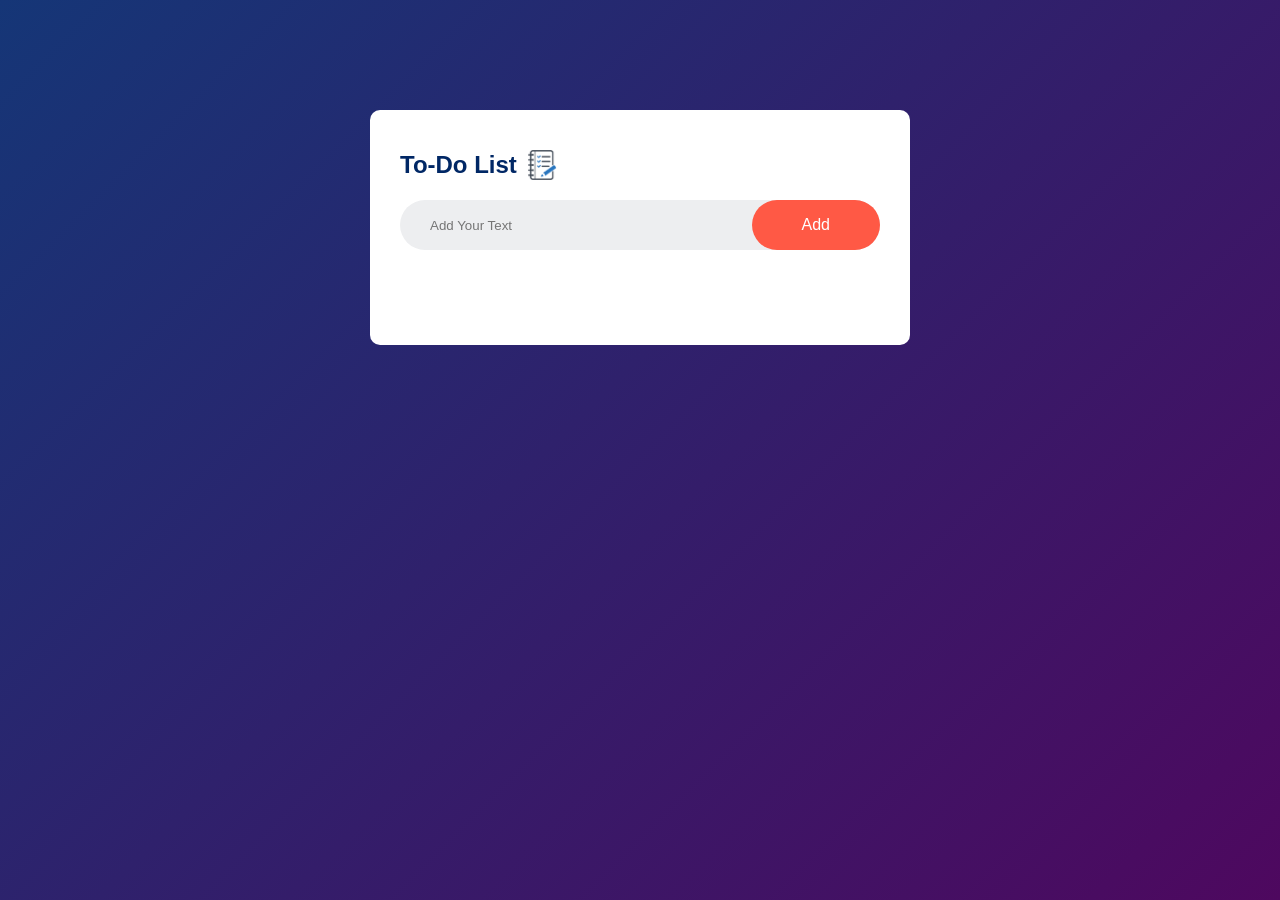
<file: javascript/javascript/30-day-challenge/index.html>
<!DOCTYPE html>
<html lang="en">
<head>
    <meta charset="UTF-8">
    <meta name="viewport" content="width=device-width, initial-scale=1.0">
    <title>To-Do List App</title>
    <link rel="stylesheet" href="styles.css">
</head>
<body>
    

    <div class="container">
        <div class="todo_app">
            <h2>To-Do List<img id="list-icon" src="images/icon.png" alt="List icon"></h2>
            <div class="row">
                <input type="text" id="input-box" placeholder="Add Your Text">
                <button onclick="addTask()">Add</button>
            </div>
            <ul id="list-container">
                <!-- <li class="checked">Task 1</li>
                <li>Task 2</li>
                <li>Task 3</li> -->
            </ul>
        </div>
    </div>
    <script src="app.js"></script>
</body>
</html>
</file>
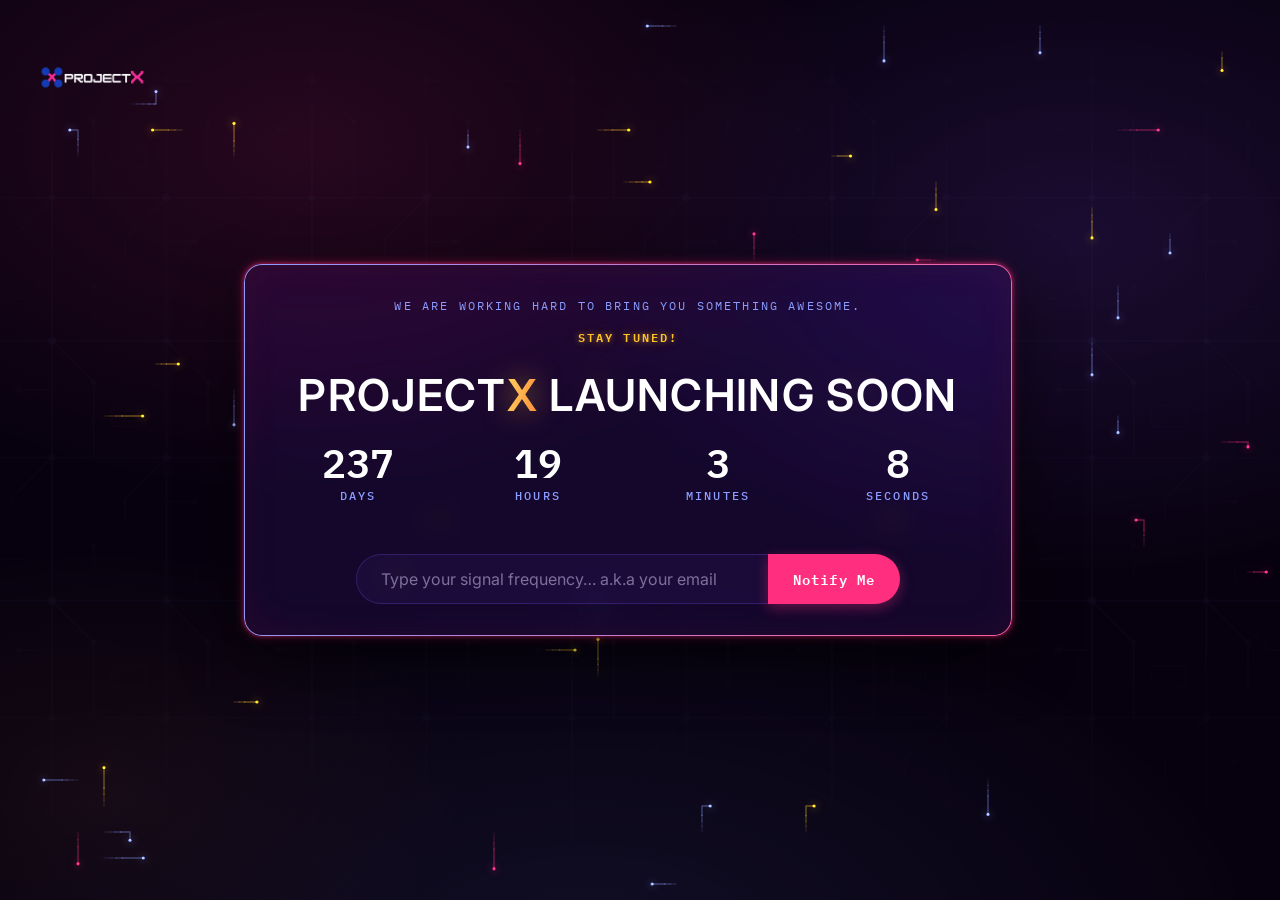
<file: javascript/javascript/30-day-challenge/02-coming-soon-page/index.html>
<!DOCTYPE html>
<html lang="en" data-bs-theme="dark">
<head>
    <meta charset="UTF-8">
    <meta name="viewport" content="width=device-width, initial-scale=1.0">
    <title>ProjectX Launching Soon</title>

    <!-- 1. Fonts -->
    <link rel="preconnect" href="https://fonts.googleapis.com">
    <link rel="preconnect" href="https://fonts.gstatic.com" crossorigin>
    <link href="https://fonts.googleapis.com/css2?family=IBM+Plex+Mono:wght@400;500;600&family=Inter:wght@400;500&display=swap" rel="stylesheet">

    <!-- 2. Bootstrap -->
    <link href="https://cdn.jsdelivr.net/npm/bootstrap@5.3.8/dist/css/bootstrap.min.css" rel="stylesheet">

    <!-- 3. Your layers, in cascade order -->
    <link rel="stylesheet" href="css/tokens.css">
    <link rel="stylesheet" href="css/base.css">
    <link rel="stylesheet" href="css/layout.css">
    <link rel="stylesheet" href="css/components.css">
    <link rel="stylesheet" href="css/effects.css">
</head>
<body>

    <div class="page-wrapper">

        <!-- Layer 3 of the background stack. Sits before .container in the
             DOM so source order backs up the z-index rather than fighting it.
             Painted by js/signals.js. -->
        <canvas class="signal-layer" aria-hidden="true"></canvas>

        <!-- MOVED OUT OF THE CONTAINER.
             The header used to be a flex item, so it consumed height at the
             top and pushed the centred panel down by half its height. Taking
             it out of flow with position:absolute means the panel now centres
             against the FULL viewport. See .site-header in layout.css. -->
        <header class="site-header">
            <a href="#" class="logo-link">
                <img src="images/logo.png" alt="ProjectX Logo" class="logo">
            </a>
        </header>

        <!-- align-items-center on a min-vh-100 flex box = true vertical
             centring. No more flex-grow-1 / pb-5 compensation needed. -->
        <div class="container d-flex align-items-center min-vh-100 py-5">

            <main class="row w-100 justify-content-center">
                <div class="col-12 col-lg-10 col-xl-9 mx-auto">

                    <div class="glass-panel">
                        <p class="text-uppercase mb-4 subheader">
                            We are working hard to bring you something awesome.
                            <span class="subheader__cta">Stay tuned!</span>
                        </p>

                        <h1 class="mb-4">Project<span>X</span> Launching Soon</h1>

                        <div class="row row-cols-2 row-cols-sm-4 g-3 countdown">
                            <div class="col">
                                <p id="days" class="countdown__digit">00</p>
                                <span class="countdown__label">Days</span>
                            </div>
                            <div class="col">
                                <p id="hours" class="countdown__digit">00</p>
                                <span class="countdown__label">Hours</span>
                            </div>
                            <div class="col">
                                <p id="minutes" class="countdown__digit">00</p>
                                <span class="countdown__label">Minutes</span>
                            </div>
                            <div class="col">
                                <p id="seconds" class="countdown__digit">00</p>
                                <span class="countdown__label">Seconds</span>
                            </div>
                        </div>

                        <!-- novalidate SUPPRESSES THE BROWSER'S BUBBLE UI ONLY.
                             The constraint API is untouched: required and
                             type="email" still populate input.validity, and
                             form.checkValidity() still works. We read those in
                             signup.js and render our own dialog instead.
                             This is the correct way to customise validation -
                             removing `required` would throw away the semantics
                             along with the UI. -->
                        <!-- data-endpoint is where the address actually goes.
                             LEAVE IT EMPTY and signup.js runs in demo mode:
                             it fakes a successful round trip so you can build
                             and test the whole flow before choosing a service.
                             Paste a Formspree / MailerLite / Apps Script URL in
                             and the same code posts to it for real. Keeping the
                             endpoint in the MARKUP rather than the script means
                             switching providers never touches your JS. -->
                        <form class="signup mt-5" novalidate data-endpoint="">

                            <label for="signup-email" class="visually-hidden">Email address</label>

                            <div class="input-group">
                                <input
                                    type="email"
                                    id="signup-email"
                                    name="email"
                                    class="form-control"
                                    placeholder="Type your signal frequency… a.k.a your email"
                                    autocomplete="email"
                                    required
                                >
                                <button type="submit" class="btn btn-neon">Notify Me</button>
                            </div>

                            <!-- HONEYPOT.
                                 Bots fill in every field they find; humans never
                                 see this one. If it arrives non-empty, the
                                 submission is a bot and we drop it silently -
                                 silently, because telling a bot it was caught
                                 just teaches whoever wrote it to adapt.

                                 Note it is hidden with CSS, NOT type="hidden" -
                                 bots skip hidden inputs, which would defeat the
                                 whole trap. tabindex="-1" and autocomplete="off"
                                 keep it away from real keyboard users and their
                                 password managers. -->
                            <div class="signup__trap" aria-hidden="true">
                                <label for="signup-website">Leave this field empty</label>
                                <input type="text" id="signup-website" name="website"
                                       tabindex="-1" autocomplete="off">
                            </div>

                            <!-- TRANSMISSION INDICATOR
                                 Hidden until submit. Built from the same visual
                                 language as the background - nodes on a trace,
                                 with a pulse running between them - so the wait
                                 feels like part of the page rather than a
                                 generic spinner bolted on.
                                 aria-live="polite" makes the status line
                                 announce itself to screen readers as it changes. -->
                            <div class="transmit" data-transmit hidden>
                                <div class="transmit__track">
                                    <span class="transmit__node"></span>
                                    <span class="transmit__node"></span>
                                    <span class="transmit__node"></span>
                                    <span class="transmit__node"></span>
                                    <span class="transmit__node"></span>
                                    <span class="transmit__pulse"></span>
                                </div>
                                <p class="transmit__status" data-transmit-status
                                   role="status" aria-live="polite"></p>
                            </div>
                        </form>
                    </div>

                </div>
            </main>

        </div>


    </div>


    <!-- ======================================================================
         SUCCESS DIALOG
         ====================================================================== -->
    <dialog id="signup-success" class="dialog-neon" aria-labelledby="signup-success-title">
        <p class="dialog-neon__eyebrow">// transmission received</p>

        <h2 id="signup-success-title" class="dialog-neon__title">You&rsquo;re on the list</h2>

        <p class="dialog-neon__body">
            We&rsquo;ll ping <span class="dialog-neon__email"></span>
            the moment ProjectX goes live.
        </p>

        <button type="button" class="btn btn-neon" data-dialog-close>Got it</button>
    </dialog>


    <!-- ======================================================================
         ERROR DIALOG
         A separate element rather than one dialog with swapped content: two
         states that look different and say different things are easier to
         style, read and debug as two elements.
         ====================================================================== -->
    <dialog id="signup-error" class="dialog-neon dialog-neon--error" aria-labelledby="signup-error-title">
        <p class="dialog-neon__eyebrow">// signal not recognised</p>

        <h2 id="signup-error-title" class="dialog-neon__title">That frequency won&rsquo;t transmit</h2>

        <!-- Filled by signup.js with a message specific to WHAT went wrong -
             an empty field and a malformed address are different problems and
             deserve different sentences. -->
        <p class="dialog-neon__body" data-error-message></p>

        <button type="button" class="btn btn-neon" data-dialog-close>Try again</button>
    </dialog>


    <script src="js/countdown.js" defer></script>
    <script src="js/signals.js" defer></script>
    <script src="js/signup.js" defer></script>
</body>
</html>
</file>
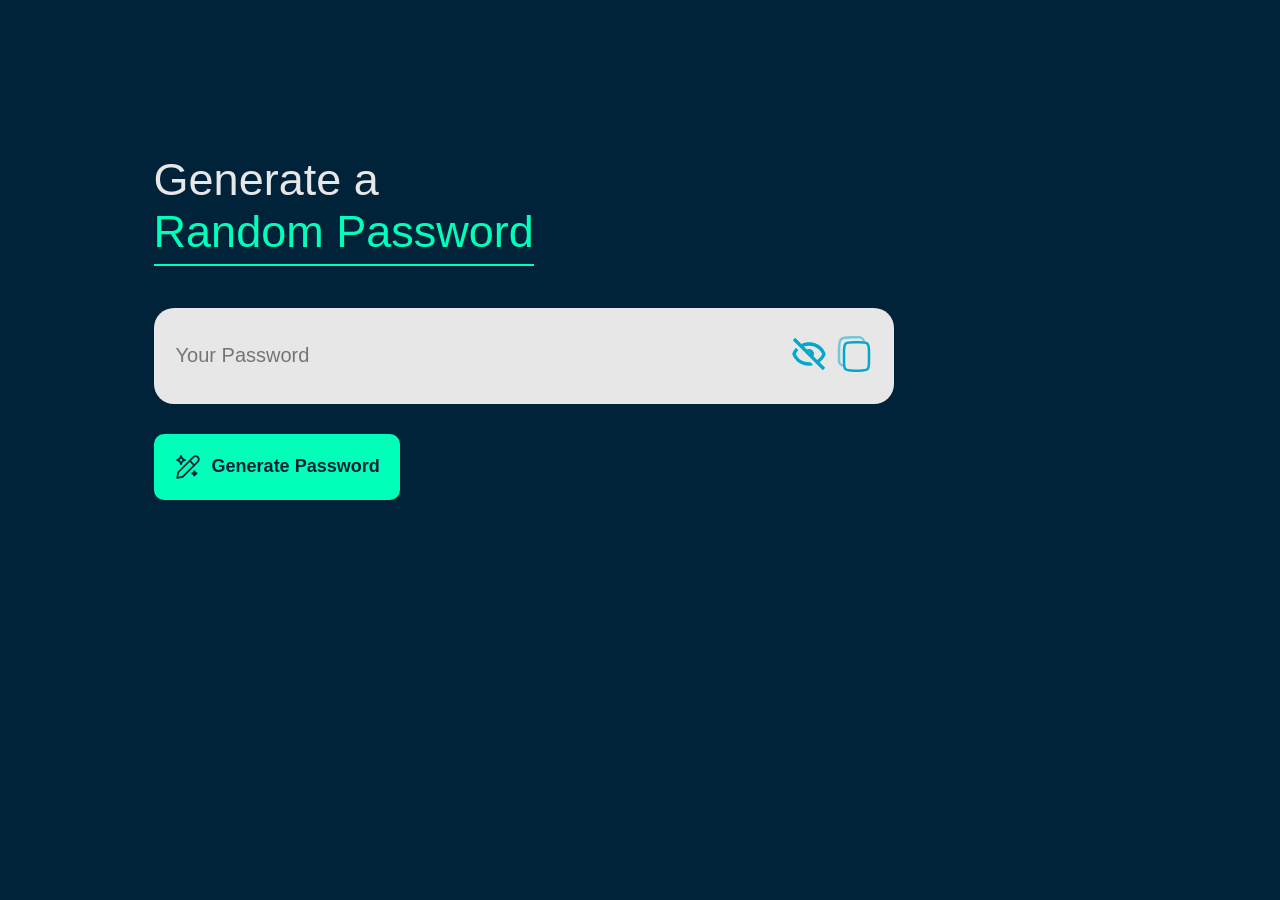
<file: javascript/javascript/30-day-challenge/Random_password_generator/index.html>
<!DOCTYPE html>
<html lang="en">
<head>
    <meta charset="UTF-8">
    <meta name="viewport" content="width=device-width, initial-scale=1.0">
    <title>Random Password Generator</title>
    <link rel="stylesheet" href="styles.css">
</head>
<body>

    <div class="container">
        <h1>Generate a <br><span>Random Password</span></h1>
        <div class="display">
            <input type="text" id="password" placeholder="Your Password">
            <div class="icons">
            <svg xmlns="http://www.w3.org/2000/svg" width="2.5em" height="2.5em" viewBox="0 0 24 24">
	<path d="M0 0h24v24H0z" fill="none" />
	<path fill="#00a8cc" d="M12 19c.946 0 1.81-.103 2.598-.281l-1.757-1.757c-.273.021-.55.038-.841.038c-5.351 0-7.424-3.846-7.926-5a8.6 8.6 0 0 1 1.508-2.297L4.184 8.305c-1.538 1.667-2.121 3.346-2.132 3.379a1 1 0 0 0 0 .633C2.073 12.383 4.367 19 12 19m0-14c-1.837 0-3.346.396-4.604.981L3.707 2.293L2.293 3.707l18 18l1.414-1.414l-3.319-3.319c2.614-1.951 3.547-4.615 3.561-4.657a1 1 0 0 0 0-.633C21.927 11.617 19.633 5 12 5m4.972 10.558l-2.28-2.28c.19-.39.308-.819.308-1.278c0-1.641-1.359-3-3-3c-.459 0-.888.118-1.277.309L8.915 7.501A9.3 9.3 0 0 1 12 7c5.351 0 7.424 3.846 7.926 5c-.302.692-1.166 2.342-2.954 3.558" />
</svg>

            <svg onclick="copyPassword()" xmlns="http://www.w3.org/2000/svg" width="2.5em" height="2.5em" viewBox="0 0 24 24">
	<path d="M0 0h24v24H0z" fill="none" />
	<g fill="none" stroke="#00a8cc" stroke-width="1.5">
		<path d="M6 11C6 8.17157 6 6.75736 6.87868 5.87868C7.75736 5 9.17157 5 12 5H15C17.8284 5 19.2426 5 20.1213 5.87868C21 6.75736 21 8.17157 21 11V16C21 18.8284 21 20.2426 20.1213 21.1213C19.2426 22 17.8284 22 15 22H12C9.17157 22 7.75736 22 6.87868 21.1213C6 20.2426 6 18.8284 6 16V11Z" />
		<path d="M6 19C4.34315 19 3 17.6569 3 16V10C3 6.22876 3 4.34315 4.17157 3.17157C5.34315 2 7.22876 2 11 2H15C16.6569 2 18 3.34315 18 5" opacity=".5" />
	</g>
</svg>
</div>

        </div>
        <button onclick="createPassword()"><svg xmlns="http://www.w3.org/2000/svg" width="2em" height="2em" viewBox="0 0 24 24">
	<path d="M0 0h24v24H0z" fill="none" />
	<path fill="#002339"  fill-rule="evenodd" d="M20.975 3.025A3.48 3.48 0 0 0 18.5 2a3.48 3.48 0 0 0-2.475 1.025l-13.17 13.17l-.845 4.93a.74.74 0 0 0 .21.655c.14.14.335.22.53.22c.04 0 .085 0 .125-.01l4.93-.845l13.17-13.17A3.48 3.48 0 0 0 22 5.5a3.48 3.48 0 0 0-1.025-2.475m-13.89 16.72l-3.415.585l.585-3.415l9.3-9.3l2.83 2.83zm10.36-10.36l-2.83-2.83l2.47-2.47c.755-.755 2.07-.755 2.83 0a2 2 0 0 1 0 2.83zM5.25 10h1.5c0-1.79 1.46-3.25 3.25-3.25v-1.5C8.21 5.25 6.75 3.79 6.75 2h-1.5c0 1.79-1.46 3.25-3.25 3.25v1.5c1.79 0 3.25 1.46 3.25 3.25M6 4.55c.37.58.865 1.075 1.45 1.45c-.58.37-1.075.865-1.45 1.45A4.8 4.8 0 0 0 4.55 6A4.8 4.8 0 0 0 6 4.55M16.75 15h1.5c0 .965.785 1.75 1.75 1.75v1.5c-.965 0-1.75.785-1.75 1.75h-1.5c0-.965-.785-1.75-1.75-1.75v-1.5c.965 0 1.75-.785 1.75-1.75" clip-rule="evenodd" />
</svg>
 Generate Password</button>
    </div>
    

    <script src="app.js"></script>
</body>
</html>
</file>
<file: javascript/javascript/30-day-challenge/styles.css>
*{
    margin: 0;
    padding: 0;
    font-family: 'Poppins', sans-serif;
    box-sizing: border-box;
}

.container {
    width: 100%;
    min-height: 100vh;
    background: linear-gradient(135deg, #153677, #4e085f);
    padding: 10px;
    position: relative;
}

.todo_app {
    width: 100%;
    max-width: 540px;
    background: #fff;
    margin: 100px auto 20px;
    padding: 40px 30px 70px;
    border-radius: 10px;
}

#list-icon {
    width: 30px;
    height: 30px;
    margin-left: 10px;
}

.todo_app h2 {
    color: #002765;
    display: flex;
    align-items: center;
    margin-bottom: 20px;
}

.row {
    display: flex;
    align-items: center;
    justify-content: space-between;
    background: #edeef0;
    border-radius: 30px;
    padding-left: 20px;
    margin-bottom: 25px;
}

input {
    flex: 1;
    border: none;
    outline: none;
    background: transparent;
    padding: 10px;
    font-weight: 14px;
}

button {
    border: none;
    outline: none;
    padding: 16px 50px;
    background: #ff5945;
    color: #fff;
    font-size: 16px;
    cursor: pointer;
    border-radius: 40px;
}

ul li{
    list-style: none;
    font-size: 17px;
    padding: 12px 8px 12px 50px;
    user-select: none;
    cursor: pointer;
    position: relative;
}

ul li::before {
    content: '';
    position: absolute;
    height: 24px;
    width: 24px;
    border-radius: 50%;
    background-image: url(images/unchecked-circle.png);
    background-size: cover;
    background-position: center;
    top: 12px;
    left: 8px;
}

ul li.checked {
    color: #555;
    text-decoration: line-through;
}

ul li.checked::before {
    background-image: url(images/checked-circle.png);
}
 ul li span {
    position: absolute;
    right: 0px;
    top: 5px;
    width: 40px;
    height: 40px;
    font-size: 22px;
    color: #555;
    line-height: 40px;
    text-align: center;
    border-radius: 50%;
 }

 ul li span:hover {
    background: #edeef0;
 }
</file>
<file: javascript/javascript/30-day-challenge/02-coming-soon-page/css/tokens.css>
/* ==========================================================================
   TOKENS
   --------------------------------------------------------------------------
   Variables only. Nothing here paints anything.

   THREE TIERS:
     TIER 1  palette    raw colour values.   NEVER referenced by a component.
     TIER 2  semantic   roles ("what is this FOR").  References tier 1 only.
     TIER 3  component  per-widget knobs.    References tier 2 only.

   PALETTE UPDATED to match the ProjectX mockup:
     - the base is much darker than before (near-black violet, not #100020)
     - magenta shifted slightly red, to match the mockup's buttons and prices
     - added an AMBER, which is the second stop in the mockup's gold headline
       gradient and the top of the featured pricing card
     - added a PERIWINKLE for the small uppercase labels
   ========================================================================== */


/* ==========================================================================
   TIER 1 — PALETTE
   Named by WHAT THEY ARE, not what they do.
   The -rgb variants let you write rgb(var(--x-rgb) / 0.4) for any opacity
   without defining a variable per alpha level - the same trick Bootstrap
   uses with --bs-primary-rgb.
   ========================================================================== */

:root {
    /* --- Purple: the base. Darker than before, per the mockup. ---------- */
    --purple-950: #07010f;   /* page floor - almost black                */
    --purple-900: #0d0219;   /* base surface                             */
    --purple-850: #150829;
    --purple-800: #1d0f3a;   /* raised surfaces / card fills             */
    --purple-700: #2b1657;
    --purple-600: #3d2179;   /* card borders in the mockup               */
    --purple-500: #55309e;
    --purple-600-rgb: 61 33 121;
    --purple-500-rgb: 85 48 158;

    /* --- Magenta: the primary neon. Buttons, prices, the highlight word. */
    --pink-500: #ff2e7e;
    --pink-400: #ff5c9b;
    --pink-300: #ff8fbb;
    --pink-500-rgb: 255 46 126;

    /* --- Gold + amber: the mockup's headline gradient runs gold -> amber. */
    --gold-500: #ffc328;
    --gold-400: #ffd45c;
    --gold-300: #ffe391;
    --gold-500-rgb: 255 195 40;

    --amber-500: #ff8a3d;
    --amber-500-rgb: 255 138 61;

    /* --- Periwinkle: the calm third. The mockup uses this for small
           uppercase labels like "FOR DEVELOPERS & ARCHITECTS". ---------- */
    --blue-500: #6c8cff;
    --blue-400: #8b9dff;
    --blue-300: #aebaff;
    --blue-500-rgb: 108 140 255;

    /* --- Neutrals, tinted toward violet. Pure grey reads as dirty on a
           purple ground; a violet-leaning grey reads as intentional. ---- */
    --white: #ffffff;
    --white-rgb: 255 255 255;
    --lavender-100: #ece7f7;
    --lavender-300: #b3a8d1;
    --lavender-500: #7d709d;
    --ink: #07010f;          /* text ON a bright neon fill */
}


/* ==========================================================================
   TIER 2 — SEMANTIC ROLES
   Components ask for a JOB, never a colour. Swap the right-hand side here
   and the whole page re-themes.
   ========================================================================== */

:root {
    /* --- Surfaces ------------------------------------------------------ */
    /* Dropped one step darker (was --purple-900). The blobs and the signal
       dots are both ADDITIVE - they brighten whatever is under them - so
       the darker the floor, the more contrast they have to work against.
       Lifting the floor is the fastest way to wash out an effect like this. */
    --surface-base:    var(--purple-950);
    --surface-sunken:  var(--purple-950);
    --surface-raised:  var(--purple-800);
    /* The mockup's cards are a translucent violet lift over the base,
       not a white frost. That is what keeps them feeling lit from within. */
    --surface-glass:   rgb(var(--purple-600-rgb) / 0.22);

    /* --- Text ---------------------------------------------------------- */
    --text-primary:    var(--white);
    --text-body:       var(--lavender-100);
    --text-muted:      var(--lavender-300);
    --text-faint:      var(--lavender-500);
    --text-inverse:    var(--ink);

    /* --- Accents ------------------------------------------------------- */
    --accent:               var(--pink-500);
    --accent-rgb:           var(--pink-500-rgb);
    --accent-secondary:     var(--gold-500);
    --accent-secondary-rgb: var(--gold-500-rgb);
    --accent-tertiary:      var(--blue-400);
    --accent-tertiary-rgb:  var(--blue-500-rgb);
    --accent-warm:          var(--amber-500);
    --accent-warm-rgb:      var(--amber-500-rgb);

    /* --- Lines --------------------------------------------------------- */
    --border-subtle: rgb(var(--purple-500-rgb) / 0.55);
    --border-neon:   rgb(var(--accent-rgb) / 0.55);

    /* --- Gradients -----------------------------------------------------
       Straight from the mockup:
         hot   = the gold headline ("All Systems. No Guesswork")
         fire  = the featured pricing card, amber into magenta
         cool  = periwinkle into magenta, for secondary emphasis          */
    --gradient-hot:  linear-gradient(100deg, var(--gold-400), var(--amber-500));
    --gradient-fire: linear-gradient(160deg, var(--gold-500), var(--pink-500));
    --gradient-cool: linear-gradient(100deg, var(--blue-400), var(--pink-400));
}


/* ==========================================================================
   TIER 2b — NON-COLOUR SCALES
   ========================================================================== */

:root {
    /* --- Typography ---------------------------------------------------- */
    --font-display: 'IBM Plex Mono', ui-monospace, 'Courier New', monospace;
    --font-body:    'Inter', system-ui, -apple-system, 'Segoe UI', sans-serif;

    --text-xs:   0.75rem;
    --text-sm:   0.875rem;
    --text-base: 1rem;
    --text-lg:   1.25rem;
    --text-xl:   1.75rem;
    --text-2xl:  2.5rem;
    --text-3xl:  clamp(1.75rem, 4.2vw, 2.75rem);   /* dialled down - was 3.5rem max */

    --tracking-normal: 0.03em;
    --tracking-wide:   0.08em;
    --tracking-wider:  0.18em;

    /* --- Space: 4px scale ---------------------------------------------- */
    --space-1: 0.25rem;
    --space-2: 0.5rem;
    --space-3: 0.75rem;
    --space-4: 1rem;
    --space-6: 1.5rem;
    --space-8: 2rem;
    --space-12: 3rem;

    /* --- Radius --------------------------------------------------------- */
    --radius-sm:   6px;
    --radius-md:   12px;
    --radius-card: 18px;
    --radius-pill: 999px;

    /* --- Glow: the neon-tube recipe --------------------------------------
       A real neon tube has a hot near-white core, a tight saturated halo,
       and a wide soft bloom. Three stacked shadows fake all three.
       Pass the colour in by setting --glow-rgb where you use it. */
    --glow-rgb: var(--accent-rgb);
    --glow-sm:
        0 0 4px  rgb(var(--glow-rgb) / 0.75),
        0 0 12px rgb(var(--glow-rgb) / 0.40);
    --glow-md:
        0 0 5px  rgb(var(--glow-rgb) / 0.90),
        0 0 16px rgb(var(--glow-rgb) / 0.50),
        0 0 34px rgb(var(--glow-rgb) / 0.25);
    --glow-lg:
        0 0 6px  rgb(var(--glow-rgb) / 1),
        0 0 22px rgb(var(--glow-rgb) / 0.60),
        0 0 48px rgb(var(--glow-rgb) / 0.35),
        0 0 90px rgb(var(--glow-rgb) / 0.18);

    --shadow-button: 0 4px 14px rgb(var(--accent-rgb) / 0.35);

    /* --- Motion --------------------------------------------------------- */
    --ease-out:   cubic-bezier(0.22, 1, 0.36, 1);
    --speed-fast: 140ms;
    --speed-med:  280ms;

    /* --- Z-index scale --------------------------------------------------
       Gaps of 10 so you can insert a layer later without renumbering
       everything. Added now because Update 6 stacks four backgrounds. */
    --layer-blobs:   10;
    --layer-texture: 20;
    --layer-signals: 30;
    --layer-content: 100;
}


/* ==========================================================================
   TIER 3 — COMPONENT TOKENS
   The only variables components.css should read.
   Every value points at tier 2, never tier 1.
   ========================================================================== */

:root {
    /* --- Button ---------------------------------------------------------
       Changed from an outline button to a SOLID magenta pill, because that
       is what the mockup uses for every primary action. */
    --btn-bg:         var(--accent);
    --btn-fg:         var(--white);
    --btn-border:     transparent;
    --btn-radius:     var(--radius-pill);
    --btn-padding:    var(--space-3) var(--space-6);
    --btn-glow:       var(--shadow-button);
    --btn-glow-hover: var(--glow-lg);

    /* --- Input ---------------------------------------------------------- */
    --input-bg:          rgb(var(--purple-600-rgb) / 0.18);
    --input-border:      var(--border-subtle);
    --input-border-focus: var(--border-neon);
    --input-fg:          var(--text-primary);
    --input-placeholder: var(--text-faint);
    --input-radius:      var(--radius-pill);
    --input-padding:     var(--space-3) var(--space-6);

    /* --- Transmission indicator -------------------------------------------
       The mini animation that plays while the address is in flight. */
    --transmit-node-size:   7px;
    --transmit-track-width: 2px;
    --transmit-idle:        rgb(var(--purple-500-rgb) / 0.75);
    --transmit-live:        var(--accent);
    --transmit-done:        var(--accent-secondary);
    --transmit-speed:       1.5s;
    /* How long the animation is guaranteed to show, even if the network
       answers instantly. See the note about flicker in signup.js. */
    --transmit-min-ms:      1900;

    /* --- Glass card ----------------------------------------------------- */
    --card-bg:        var(--surface-glass);
    --card-border:    var(--border-subtle);
    --card-radius:    var(--radius-card);
    --card-blur:      14px;
    --card-padding:   var(--space-8);
    --card-highlight: rgb(var(--white-rgb) / 0.14);   /* inset top edge */

    /* --- Dialog ---------------------------------------------------------- */
    --dialog-bg:        rgb(var(--purple-600-rgb) / 0.30);
    --dialog-border:    var(--border-neon);
    --dialog-radius:    var(--radius-card);
    --dialog-padding:   var(--space-8);
    --dialog-max-width: 30rem;
    --dialog-border-error: rgb(var(--accent-warm-rgb) / 0.6);

    /* --- Content panel ----------------------------------------------------
       A reading-measure ceiling, in rem. The Bootstrap column controls how
       the panel RESPONDS across breakpoints; this controls how wide it is
       allowed to get at all. Two constraints, and the tighter one wins. */
    --content-max-width: 48rem;

    /* --- Background layers ------------------------------------------------
       Every knob for the background stack lives here, so tuning the look
       never means opening effects.css. js/signals.js reads the --signal-*
       values at runtime too - that keeps the animation's configuration in
       the design system instead of forking it into a JS object. */

    /* Blobs */
    /* Was 0.85. The blobs are meant to be a suggestion of light in the
       room, not the subject. At this level you can still see the colour
       shift across the page, but the moving dots are clearly the brightest
       thing on screen - which is what you want the eye drawn to. */
    --blob-opacity:      0.38;
    --blob-drift-time:   48s;

    /* Circuit texture */
    --texture-color:     var(--blue-400);
    --texture-size:      260px;
    --texture-opacity:   0.055;  /* the mockup is FAINT - resist raising this */
    --texture-drift-time: 90s;

    /* Signal dots */
    --signal-grid:       26;     /* px between turns - matches the texture pitch */
    --signal-speed:      42;     /* px per second */
    --signal-density:    24000;  /* one signal per N px2 of viewport */
    --signal-max:        70;
    --signal-size:       1.6;

    /* Trail. The canvas is now cleared every frame and each signal redraws
       its own recent path, so these describe the tail directly rather than
       hoping an erase-per-frame converges. See the note in signals.js. */
    --signal-trail-px:    150;   /* how long the tail is, in px            */
    --signal-trail-alpha: 0.38;  /* how visible the tail is at its brightest */
    --signal-trail-hold:  0.30;  /* fraction nearest the head held at full  */
    --signal-sample:      5;     /* px between recorded trail points        */
    --signal-color-1:    var(--pink-500);
    --signal-color-2:    var(--blue-400);
    --signal-color-3:    var(--gold-500);

    /* --- Countdown ------------------------------------------------------ */
    --countdown-digit-size:  var(--text-2xl);
    --countdown-digit-color: var(--text-primary);
    --countdown-label-color: var(--accent-tertiary);
    --countdown-label-size:  var(--text-xs);

    /* --- Ship ----------------------------------------------------------- */
    --ship-size:         40px;
    --ship-stroke:       var(--accent-secondary);
    --ship-stroke-width: 1.5;
}


/* ==========================================================================
   BRIDGE — HANDING YOUR TOKENS TO BOOTSTRAP
   --------------------------------------------------------------------------
   Bootstrap 5.3 reads its values from --bs-* custom properties at runtime.
   Overwrite them and every Bootstrap component and utility follows your
   theme with no override rules.

   Two things that surprise people:
   1. Many --bs-* vars come in a matching -rgb pair. Utilities that need
      transparency read the RGB one. Set only the hex and half your
      utilities keep Bootstrap's blue.
   2. There is NO --bs-headings-font-family. 5.3 exposes --bs-heading-color,
      but the headings FONT is a Sass variable and does not exist at runtime
      on the CDN build - so headings are set by hand in base.css.
   ========================================================================== */

:root {
    /* --- Typography ----------------------------------------------------- */
    --bs-body-font-family: var(--font-body);
    --bs-body-font-size:   var(--text-base);
    --bs-body-line-height: 1.65;

    /* --- Core colours ---------------------------------------------------- */
    --bs-body-bg:         var(--surface-base);
    --bs-body-color:      var(--text-body);
    --bs-heading-color:   var(--text-primary);
    --bs-emphasis-color:  var(--text-primary);
    --bs-secondary-color: var(--text-muted);

    /* --- Theme colours: hex AND rgb, per note 1 --------------------------- */
    --bs-primary:       var(--accent);
    --bs-primary-rgb:   var(--accent-rgb);
    --bs-secondary:     var(--accent-secondary);
    --bs-secondary-rgb: var(--accent-secondary-rgb);
    --bs-info:          var(--accent-tertiary);
    --bs-info-rgb:      var(--accent-tertiary-rgb);

    /* --- Links ----------------------------------------------------------- */
    --bs-link-color:       var(--accent);
    --bs-link-color-rgb:   var(--accent-rgb);
    --bs-link-hover-color: var(--pink-300);

    /* --- Borders and shape ----------------------------------------------- */
    --bs-border-color:  var(--border-subtle);
    --bs-border-radius: var(--radius-md);

    /* --- Focus ring: keyboard users must still see where they are --------- */
    --bs-focus-ring-color: rgb(var(--accent-rgb) / 0.45);
    --bs-focus-ring-width: 3px;
}
</file>
<file: javascript/javascript/30-day-challenge/02-coming-soon-page/css/base.css>
/* ==========================================================================
   BASE
   Element-level defaults. No classes - only element and universal selectors.
   ========================================================================== */

/* --------------------------------------------------------------------------
   The universal reset from your original file is GONE. Two reasons:

   1. Bootstrap Reboot already does the useful half of it. Reboot sets
      box-sizing: border-box on *, ::before and ::after, zeroes body margin,
      and strips default margins off headings and lists. Re-declaring it is
      dead weight.

   2. `* { font-family: ... }` was the actively harmful half. It set the font
      on EVERY element in the document, which is why headings could never
      have their own face - the universal selector was overriding inheritance
      everywhere. Setting the font once on <body> and letting it cascade is
      what lets you override it for headings below.

   Expect a small visual shift when you load this: Bootstrap gives <p> a
   bottom margin and <h1> a half-rem one, where your reset had zeroed them.
   That is correct - Step 3 handles spacing properly with utility classes.
   -------------------------------------------------------------------------- */


/* --- Document ------------------------------------------------------------ */

html {
    /* Anchors and any scroll-to behave gently. */
    scroll-behavior: smooth;
}

body {
    /* Font, colour and background all arrive via the --bs-* bridge in
       tokens.css - Bootstrap's own body rule reads them. Nothing to set
       here. That is the payoff of the bridge: no override rule needed. */

    /* TODO (Step 3/6): overflow:hidden clips content on short viewports.
       It is only here to hide the ship animation. We fix it with a
       positioned containing block instead. */
    overflow: hidden;
    position: relative;
    min-height: 100vh;
}


/* --- Headings ------------------------------------------------------------
   Set by hand because Bootstrap 5.3 has no --bs-headings-font-family CSS
   variable (see the note in tokens.css). Colour DOES come through the
   bridge via --bs-heading-color, so it is deliberately absent here.
   -------------------------------------------------------------------------- */

h1, h2, h3, h4, h5, h6 {
    font-family: var(--font-body);
    font-weight: 600;
    letter-spacing: var(--tracking-normal);
    
}


/* --- Selection ----------------------------------------------------------
   A one-line detail that makes a theme feel finished. Try highlighting text
   on the page before and after.
   -------------------------------------------------------------------------- */

::selection {
    background: rgb(var(--accent-rgb) / 0.35);
    color: var(--text-primary);
}


/* --- Motion safety -------------------------------------------------------
   Some people get motion sickness or migraines from moving interfaces, and
   set a system preference to say so. This one block honours it across the
   entire site. Worth adding NOW, before Step 6 fills the background with
   moving dots.
   -------------------------------------------------------------------------- */

@media (prefers-reduced-motion: reduce) {
    *,
    *::before,
    *::after {
        animation-duration: 0.01ms !important;
        animation-iteration-count: 1 !important;
        transition-duration: 0.01ms !important;
        scroll-behavior: auto !important;
    }
}
</file>
<file: javascript/javascript/30-day-challenge/02-coming-soon-page/css/layout.css>
/* ==========================================================================
   LAYOUT
   Page regions only.
   ========================================================================== */

.page-wrapper {
    /* Positioning context for .ship AND .site-header. Comment it out and
       both jump - they fall back to positioning against the viewport. */
    position: relative;

    /* Flat for now. Update 6 stacks blobs, circuit texture and the signal
       canvas on top of this. */
    background-color: var(--surface-base);
}


/* --------------------------------------------------------------------------
   Content sits above the background stack.

   z-index only applies to POSITIONED elements, which is why position:
   relative is here and not decoration. Without it the container would
   ignore the z-index entirely and the circuit texture would paint over
   your headline.
   -------------------------------------------------------------------------- */

.page-wrapper > .container {
    position: relative;
    z-index: var(--layer-content);
}


/* --------------------------------------------------------------------------
   .site-header
   --------------------------------------------------------------------------
   WHY THIS IS OUT OF FLOW, which is the fix for "the panel sits too low".

   Before: the header was a flex item at the top of the container, so it
   consumed real height. The panel then centred inside WHAT WAS LEFT - which
   is a box whose top edge starts below the logo. Centring in that leftover
   box puts the panel roughly half the header's height below the true middle
   of the screen. Every pixel of header pushed the panel down by half a pixel.

   After: position:absolute takes the header out of flow entirely, so it
   consumes no height. The container is the full viewport, and
   `align-items-center` on a `min-vh-100` flex box centres against the
   whole screen - which is what your eye expects from a coming-soon page.

   The same reasoning applies to any fixed chrome: if something must not
   affect where the main content centres, it must not occupy flow.
   -------------------------------------------------------------------------- */

.site-header {
    position: absolute;
    top: 0;
    left: 0;
    right: 0;

    padding: var(--space-6) var(--space-8);

    /* Above the background layers that arrive in Update 6. */
    z-index: var(--layer-content);
}
</file>
<file: javascript/javascript/30-day-challenge/02-coming-soon-page/css/components.css>
/* ==========================================================================
   COMPONENTS
   Reusable things: logo, button, signup form, glass panel, dialog,
   countdown, ship. A component should not care where on the page it sits.
   ========================================================================== */

/* --- Logo ---------------------------------------------------------------- */
.logo {
    width: 120px;
}


/* ==========================================================================
   BUTTON  —  .btn-neon
   --------------------------------------------------------------------------
   Renamed from .notify-btn. The old name described WHERE it was used; this
   one describes WHAT IT IS, so the next button can reuse it honestly.

   Built as a MODIFIER on Bootstrap's .btn, not a replacement. .btn already
   handles appearance:none, font:inherit, line-height, the disabled state
   and the focus-ring plumbing. Use both together: class="btn btn-neon".

   Note --glow-rgb on the first line. Set it here and var(--glow-lg) below
   resolves in this component's colour - one line retints the whole button.
   ========================================================================== */

.btn-neon {
    --glow-rgb: var(--accent-rgb);

    background-color: var(--btn-bg);
    color: var(--btn-fg);
    border: 1px solid var(--btn-border);
    border-radius: var(--btn-radius);
    padding: var(--btn-padding);

    font-family: var(--font-display);
    font-size: var(--text-sm);
    font-weight: 600;
    letter-spacing: var(--tracking-wide);
    white-space: nowrap;

    box-shadow: var(--btn-glow);
    transition:
        box-shadow var(--speed-med) var(--ease-out),
        transform var(--speed-fast) var(--ease-out),
        background-color var(--speed-fast) var(--ease-out);
}

/* :focus-visible, not :focus. The browser decides when a ring is useful -
   shown for keyboard users, hidden on mouse click. That is how you get a
   clean look WITHOUT the outline:none accessibility crime. */
.btn-neon:hover,
.btn-neon:focus-visible {
    background-color: var(--pink-400);
    box-shadow: var(--btn-glow-hover);
    color: var(--btn-fg);
    transform: translateY(-1px);
}

.btn-neon:active {
    transform: translateY(0);
    box-shadow: var(--glow-sm);
}


/* ==========================================================================
   GLASS PANEL  —  .glass-panel
   --------------------------------------------------------------------------
   Moved here from layout.css and renamed from .content. It has no
   positioning left - every declaration is appearance - which makes it a
   component, not a place.

   THE GLASS IS FOUR SEPARATE INGREDIENTS, not one background:
     1. backdrop-filter blur + SATURATE
     2. a translucent violet fill
     3. a hairline border (see the gradient ring below)
     4. an inset highlight along the top edge

   Ingredient 1's `saturate` is the one everyone skips. Blur alone washes
   the colour out of whatever is behind the panel, so the glass goes grey
   and dead. Push saturation past 100% and the colour behind comes back
   alive. Comment it out and reload - the difference is not subtle.

   Ingredient 4 is the inset 0 1px 0 line in the box-shadow stack: a single
   bright pixel along the top lip, faking light catching the edge of a real
   sheet of glass. It is the difference between "frosted panel" and
   "grey box".
   ========================================================================== */

.glass-panel {
    --glow-rgb: var(--accent-rgb);

    /* The column class decides how the panel RESPONDS across breakpoints;
       this decides how wide it may ever get. Two constraints, tighter wins. */
    max-width: var(--content-max-width);
    margin-inline: auto;

    /* Containing block for the gradient ring below. */
    position: relative;

    /* Everything inside the panel centres. text-align is INHERITED, so
       this one declaration reaches the subheader, the headline and the
       form - and any child that should disagree opts out explicitly
       (see .countdown below). Setting it once at the top and overriding
       the exception beats setting it on four separate children. */
    text-align: center;

    color: var(--text-body);
    background: var(--card-bg);
    backdrop-filter: blur(var(--card-blur)) saturate(165%);
    padding: var(--card-padding);
    border-radius: var(--card-radius);

    box-shadow:
        /* 4. the lit top lip */
        inset 0 1px 0 var(--card-highlight),
        /* real neon lights BOTH sides of the tube - this is the inward
           spill across the surface it is mounted on */
        inset 0 0 40px rgb(var(--glow-rgb) / 0.07),
        /* depth, so the panel sits above the page rather than on it */
        0 24px 60px rgb(0 0 0 / 0.55),
        /* and the outward glow */
        var(--glow-sm);
}


/* --- The gradient ring ---------------------------------------------------
   A `border` cannot be a gradient. The standard workaround is a pseudo
   element that covers the whole box, filled with the gradient, then has its
   MIDDLE CUT OUT so only a 1px frame survives.

   How the cut works: two mask layers are stacked. The first is clipped to
   the content-box (everything inside the 1px padding), the second covers
   the whole element. `mask-composite: exclude` keeps only what is in the
   second but NOT the first - which is exactly the 1px frame.

   inset: 0 works cleanly here because the panel has no CSS border. An
   absolutely positioned child resolves against its containing block's
   PADDING box, so a border would have shifted this ring inward.
   -------------------------------------------------------------------------- */

.glass-panel::before {
    content: "";
    position: absolute;
    inset: 0;
    border-radius: inherit;
    padding: 1px;

    background: var(--gradient-cool);

    -webkit-mask:
        linear-gradient(#000 0 0) content-box,
        linear-gradient(#000 0 0);
    -webkit-mask-composite: xor;
    mask:
        linear-gradient(#000 0 0) content-box,
        linear-gradient(#000 0 0);
    mask-composite: exclude;

    /* Decoration must never eat clicks on the form underneath it. */
    pointer-events: none;

    /* The border gets the same idea as the sign, an octave quieter: a long
       slow swell rather than a stutter. Big surfaces need LESS movement
       than small ones - the same amplitude that reads as characterful on a
       single letter reads as broken on a whole panel. */
    animation: ring-breathe 9s ease-in-out infinite;
}


/* --- The headline --------------------------------------------------------
   Moved here from layout.css along with the panel.
   -------------------------------------------------------------------------- */

.glass-panel h1 {
    font-size: var(--text-3xl);
    font-weight: 600;
    line-height: 1.05;
    letter-spacing: var(--tracking-normal);
    text-transform: uppercase;
    color: var(--text-primary);
    text-wrap: balance;
}

/* The X.
   background-clip: text paints the gradient THROUGH the glyph shapes, so
   the text has no colour of its own - which is why `color` must go
   transparent, and why text-shadow does nothing here (there is no glyph
   colour left to cast one). Try text-shadow and watch nothing happen; the
   glow has to come from filter: drop-shadow(), which operates on the
   rendered pixels instead. */
.glass-panel h1 span {
    background-image: var(--gradient-hot);
    -webkit-background-clip: text;
    background-clip: text;
    color: transparent;

    filter: drop-shadow(0 0 14px rgb(var(--accent-secondary-rgb) / 0.55));

    /* Irregular on purpose. Evenly spaced dips read as a blinking cursor;
       a real failing tube stutters and then holds. Long cycle so it is a
       surprise rather than a tic. */
    animation: neon-flicker 12s infinite;
}


/* ==========================================================================
   SIGNUP FORM  —  .signup
   --------------------------------------------------------------------------
   Every rule scoped under .signup on purpose. You are theming THIS form,
   not every .form-control you will ever write.
   ========================================================================== */

.signup {
    max-width: 34rem;

    /* THE FIX FOR THE OFF-LOOKING PILL.
       text-align: center centres INLINE content inside a box. It does not
       move the box itself. The form is a block with a max-width, so it was
       still sitting hard against the left edge with its own contents
       centred inside it - which reads as more wrong than either extreme.

       margin-inline: auto is what centres a BLOCK: equal automatic margins
       on both sides. Two different mechanisms, and knowing which one you
       need is most of CSS centring. */
    margin-inline: auto;
}

.signup .form-control {
    background-color: var(--input-bg);
    border: 1px solid var(--input-border);
    color: var(--input-fg);
    padding: var(--input-padding);
    font-family: var(--font-body);

    transition:
        border-color var(--speed-fast) var(--ease-out),
        background-color var(--speed-fast) var(--ease-out);
}

/* Bootstrap re-applies its own background on focus, which would flash the
   field pale for a frame. Restating it keeps the input dark. */
.signup .form-control:focus {
    background-color: var(--input-bg);
    border-color: var(--input-border-focus);
    color: var(--input-fg);
    box-shadow: none;            /* the group handles the glow - below */
}

.signup .form-control::placeholder {
    color: var(--input-placeholder);
    opacity: 1;                  /* Firefox dims placeholders by default */
}


/* --- The pill, and the gotcha ---------------------------------------------
   .rounded-pill on .input-group does nothing useful: Bootstrap sets each
   CHILD's corners individually - first child keeps its left corners and
   loses its right, last child does the reverse. That is what welds two
   controls into one unit, and it is why a radius on the wrapper is
   irrelevant. So the radius goes on the children: outer corners get the
   pill, the seam in the middle stays square.
   -------------------------------------------------------------------------- */

.signup .input-group > .form-control {
    border-top-left-radius: var(--input-radius);
    border-bottom-left-radius: var(--input-radius);
    padding-left: var(--space-6);   /* clear the curve */
}

.signup .input-group > .btn {
    border-top-right-radius: var(--btn-radius);
    border-bottom-right-radius: var(--btn-radius);
}

/* :focus-within matches a parent when any descendant has focus - so the
   welded pair reacts as ONE control, which is how the eye already reads it. */
.signup .input-group:focus-within {
    --glow-rgb: var(--accent-rgb);
    border-radius: var(--input-radius);
    box-shadow: var(--glow-sm);
}


/* ==========================================================================
   SUBHEADER
   ========================================================================== */

.subheader {
    /* No max-width and no text-wrap: balance - see the note below. Centring
       is inherited from .glass-panel, so there is nothing to declare here. */
    font-family: var(--font-display);
    letter-spacing: var(--tracking-wider);
    font-size: var(--text-xs);
    color: var(--accent-tertiary);

    /* max-width and text-wrap: balance are BOTH gone.
       balance evens out line lengths, which is exactly what was causing the
       sentence to split down the middle. And the 48ch cap was forcing an
       early wrap regardless of how wide the panel got.
       Removing both lets the sentence run the full width of the container
       and break only where it naturally must - and the one break we DO want
       is forced explicitly by .subheader__cta below. */
}

/* display:block on an inline <span> is what forces the break - no <br>,
   and unlike <br> it can be undone at a breakpoint. */
.subheader__cta {
    display: block;              /* forces the break - no <br> needed */
    margin-top: var(--space-3);
    font-weight: 600;
    letter-spacing: var(--tracking-wider);
    color: var(--accent-secondary);

    /* NOTE THE DIFFERENCE FROM THE X.
       This text is NOT gradient-clipped, so it still has a glyph colour -
       which means text-shadow works here. The X had to use
       filter: drop-shadow() because its glyphs are transparent.
       Same visual goal, two different properties, decided entirely by
       whether the text has a colour of its own. */
    text-shadow:
        0 0 6px  rgb(var(--accent-secondary-rgb) / 0.55),
        0 0 18px rgb(var(--accent-secondary-rgb) / 0.30);

    /* A slow breathe, not a flicker. This tube is healthy - it just hums. */
    animation: neon-breathe 6s ease-in-out infinite;
}


/* ==========================================================================
   COUNTDOWN
   --------------------------------------------------------------------------
   This block used to opt out of the panel's centring with
   `text-align: left`. That rule is gone.

   It was the right call when the panel's contents were left-aligned: a
   digit and its label are a unit, and units read better sharing an edge.
   But centring the panel changed the context - a centred headline above a
   left-aligned number row does not read as "deliberately different", it
   reads as broken alignment, which is exactly what you spotted.

   The lesson is that alignment is RELATIVE. An element is not left- or
   centre-aligned in isolation; it is aligned or misaligned with respect to
   its neighbours. When the neighbours change, revisit the exception.

   Now it simply inherits `text-align: center` from .glass-panel, so digits
   and labels centre inside each column and the whole row shares an axis
   with the headline above it.
   ========================================================================== */

.countdown__digit {
    font-family: var(--font-display);
    font-size: var(--countdown-digit-size);
    font-weight: 600;
    color: var(--countdown-digit-color);
    line-height: 1;
    margin-bottom: var(--space-1);
}

.countdown__label {
    display: block;              /* <span> is inline; this makes it stack */
    font-family: var(--font-display);
    font-size: var(--countdown-label-size);
    font-weight: 500;
    letter-spacing: var(--tracking-wider);
    text-transform: uppercase;
    color: var(--countdown-label-color);
}


/* ==========================================================================
   CONFIRMATION DIALOG  —  .dialog-neon
   --------------------------------------------------------------------------
   Native <dialog>, opened with .showModal(), which gives you free:
       - the ::backdrop pseudo-element
       - Tab trapped inside
       - Escape closes it
       - the rest of the page marked inert for AT and keyboard
   Those are the four things hand-rolled modals get wrong.
   ========================================================================== */

.dialog-neon {
    --glow-rgb: var(--accent-rgb);

    /* The UA stylesheet gives <dialog> a white background, a black border
       and its own padding. All three have to go. */
    border: 1px solid var(--dialog-border);
    background: var(--dialog-bg);
    color: var(--text-body);
    padding: var(--dialog-padding);

    /* margin:auto centres it - a modal dialog sits in the top layer and is
       sized to its content. */
    margin: auto;
    max-width: min(92vw, var(--dialog-max-width));
    border-radius: var(--dialog-radius);

    backdrop-filter: blur(var(--card-blur)) saturate(165%);
    box-shadow:
        inset 0 1px 0 var(--card-highlight),
        0 24px 70px rgb(0 0 0 / 0.6),
        var(--glow-md);
}

/* The backdrop is a real pseudo-element - style it like any other box. */
.dialog-neon::backdrop {
    background: rgb(7 1 15 / 0.72);
    backdrop-filter: blur(4px);
}

/* A <dialog> is display:none until opened, so [open] is the animation hook.
   This animates the OPEN only; animating a close needs @starting-style and
   transition-behavior: allow-discrete - worth reading once this is clear. */
.dialog-neon[open] {
    animation: dialog-in var(--speed-med) var(--ease-out);
}

.dialog-neon[open]::backdrop {
    animation: backdrop-in var(--speed-med) var(--ease-out);
}

.dialog-neon__eyebrow {
    margin: 0 0 var(--space-2);
    font-family: var(--font-display);
    font-size: var(--text-xs);
    letter-spacing: var(--tracking-wider);
    text-transform: uppercase;
    color: var(--accent-tertiary);
}

.dialog-neon__title {
    margin: 0 0 var(--space-3);
    font-size: var(--text-xl);
    color: var(--text-primary);
}

.dialog-neon__body {
    margin: 0 0 var(--space-6);
    color: var(--text-muted);
}

/* Echoing the address back is what makes the confirmation feel real. */
.dialog-neon__email {
    font-family: var(--font-display);
    color: var(--accent-secondary);
    word-break: break-all;   /* long addresses must not blow out the box */
}


/* ==========================================================================
   SHIP
   Still a PNG, so CSS can only colour the box behind it - which is why the
   background-color is gone rather than retinted. Update 8 replaces it with
   an inline SVG using stroke: currentColor.
   ========================================================================== */

.ship {
    width: var(--ship-size);
    position: absolute;
    right: 10%;
    bottom: 0;
    animation: ship 4s infinite;
}


/* --- Error variant --------------------------------------------------------
   A modifier class, not a second component. Only what DIFFERS is restated:
   the border and glow shift from magenta to amber, which reads as "warning"
   without leaving the palette. Everything else is inherited from
   .dialog-neon, so a change there still reaches both.
   -------------------------------------------------------------------------- */

.dialog-neon--error {
    --glow-rgb: var(--accent-warm-rgb);
    border-color: var(--dialog-border-error);
}

.dialog-neon--error .dialog-neon__eyebrow {
    color: var(--accent-warm);
}


/* ==========================================================================
   HONEYPOT  —  .signup__trap
   --------------------------------------------------------------------------
   Must be invisible to people but PRESENT in the DOM as a normal text input,
   because the whole trick depends on a bot seeing a fillable field.

   Which is why this is not `display: none`. Most form-filling bots skip
   display:none and visibility:hidden fields specifically to avoid traps.
   Pushing it out of the layout with position:absolute keeps it "real"
   while putting it nowhere a human can reach.
   ========================================================================== */

.signup__trap {
    position: absolute;
    left: -9999px;
    width: 1px;
    height: 1px;
    overflow: hidden;
}


/* ==========================================================================
   TRANSMISSION INDICATOR  —  .transmit
   --------------------------------------------------------------------------
   Five nodes on a trace with a pulse running between them, in the same
   visual language as the background canvas. The point is that the wait
   belongs to THIS page - a generic spinner would break the fiction the rest
   of the design is maintaining.

   All motion here is CSS, not canvas, and that is the right call by the
   rule from Update 6: one small element, a path known in advance, a fixed
   duration. Canvas would buy nothing and cost a render loop.

   States are driven by a single data-state attribute set from JS. Keeping
   every visual state in CSS and letting JS flip ONE attribute is far easier
   to reason about than JS reaching in and setting styles directly.
   ========================================================================== */

.transmit {
    margin-top: var(--space-6);
}

/* [hidden] is a real HTML attribute with default styling, but Bootstrap's
   display utilities can out-specify it. Restating it here guarantees the
   element is gone until JS removes the attribute. */
.transmit[hidden] {
    display: none;
}

.transmit__track {
    position: relative;
    display: flex;
    justify-content: space-between;
    align-items: center;

    max-width: 15rem;
    margin-inline: auto;
    padding-block: var(--space-2);
}

/* The trace the nodes sit on. */
.transmit__track::before {
    content: "";
    position: absolute;
    left: 0;
    right: 0;
    height: var(--transmit-track-width);
    background: var(--transmit-idle);
    opacity: 0.5;
}

.transmit__node {
    position: relative;   /* lift above the trace */
    width: var(--transmit-node-size);
    height: var(--transmit-node-size);
    border-radius: 50%;
    background: var(--transmit-idle);
    transition: background var(--speed-fast) var(--ease-out),
                box-shadow var(--speed-fast) var(--ease-out);
}

/* The travelling dot. */
.transmit__pulse {
    position: absolute;
    top: 50%;
    left: 0;
    width: calc(var(--transmit-node-size) + 3px);
    height: calc(var(--transmit-node-size) + 3px);
    margin-top: calc(var(--transmit-node-size) / -2 - 1.5px);
    border-radius: 50%;
    background: var(--transmit-live);
    opacity: 0;
}

.transmit__status {
    margin: var(--space-3) 0 0;
    font-family: var(--font-display);
    font-size: var(--text-xs);
    letter-spacing: var(--tracking-wider);
    text-transform: uppercase;
    color: var(--text-muted);
    min-height: 1.2em;    /* reserve the line so nothing jumps as text changes */
}


/* --- State: sending -------------------------------------------------------
   The pulse runs the track on a loop. Each node lights as the pulse reaches
   it - achieved purely with animation-delay per node, staggered across the
   same cycle length. No JS timing involved, so the two can never drift.
   -------------------------------------------------------------------------- */

.transmit[data-state="sending"] .transmit__pulse {
    animation: transmit-run var(--transmit-speed) linear infinite;
}

.transmit[data-state="sending"] .transmit__node {
    --glow-rgb: var(--accent-rgb);
    animation: transmit-hit var(--transmit-speed) linear infinite;
}

/* nth-child staggering. Five nodes across one cycle: 0%, 20%, 40%, 60%, 80%
   of the duration, expressed as negative delays so they start mid-cycle
   rather than waiting to begin. */
.transmit[data-state="sending"] .transmit__node:nth-child(1) { animation-delay: 0s; }
.transmit[data-state="sending"] .transmit__node:nth-child(2) { animation-delay: calc(var(--transmit-speed) * 0.2); }
.transmit[data-state="sending"] .transmit__node:nth-child(3) { animation-delay: calc(var(--transmit-speed) * 0.4); }
.transmit[data-state="sending"] .transmit__node:nth-child(4) { animation-delay: calc(var(--transmit-speed) * 0.6); }
.transmit[data-state="sending"] .transmit__node:nth-child(5) { animation-delay: calc(var(--transmit-speed) * 0.8); }


/* --- State: done ---------------------------------------------------------
   Everything lights gold at once and holds. Half a second of "landed"
   before the dialog opens is what makes the transaction feel completed
   rather than merely finished.
   -------------------------------------------------------------------------- */

.transmit[data-state="done"] .transmit__node {
    --glow-rgb: var(--accent-secondary-rgb);
    background: var(--transmit-done);
    box-shadow: var(--glow-sm);
    animation: none;
}

.transmit[data-state="done"] .transmit__track::before {
    background: var(--transmit-done);
    opacity: 0.9;
}

.transmit[data-state="done"] .transmit__status {
    color: var(--accent-secondary);
}


/* --- State: failed -------------------------------------------------------- */

.transmit[data-state="failed"] .transmit__node {
    background: var(--accent-warm);
    animation: none;
    opacity: 0.6;
}

.transmit[data-state="failed"] .transmit__status {
    color: var(--accent-warm);
}


/* --- Disabled form while in flight ---------------------------------------
   :disabled is set by JS on both controls. Styling it is not optional -
   a control that ignores clicks but looks identical to one that does not is
   worse than no feedback at all.
   -------------------------------------------------------------------------- */

.signup .form-control:disabled,
.signup .btn:disabled {
    opacity: 0.5;
    cursor: not-allowed;
}
</file>
<file: javascript/javascript/30-day-challenge/02-coming-soon-page/css/effects.css>
/* ==========================================================================
   EFFECTS
   All @keyframes live here, plus (from Update 6) the layered background
   system and the reusable neon utilities.

   Keeping every keyframe in one file means your whole motion vocabulary is
   readable at a glance instead of scattered across five stylesheets.
   ========================================================================== */


/* ==========================================================================
   BACKGROUND LAYER STACK
   --------------------------------------------------------------------------
   Painted back to front. .page-wrapper gives you three layers for free -
   the element itself, ::before and ::after - so only ONE real element had
   to be added to the markup (the canvas).

       z 0    base fill              .page-wrapper background-color
       z 10   glow blobs             .page-wrapper::before
       z 20   circuit texture        .page-wrapper::after
       z 30   signal dots            .signal-layer (canvas)
       z 100  content                .container / .site-header

   Every decorative layer repeats the same four declarations: absolute,
   inset:0, a z-index token, and pointer-events:none. Writing them
   identically each time is what makes this file scannable - and
   pointer-events:none is not optional, or the background eats clicks on
   your form.

   All of this lives in effects.css rather than layout.css on purpose:
   delete this file and the page is still completely usable, just flat.
   That is the test for what belongs here.
   ========================================================================== */

.page-wrapper {
    /* Contains the blend modes below. Without it, mix-blend-mode: screen
       would reach past .page-wrapper and blend against the page root. */
    isolation: isolate;

    /* The ship flies past the edges; without this you get scrollbars. */
    overflow: hidden;
}


/* --- Layer 1: glow blobs -------------------------------------------------
   Four radial gradients on ONE element rather than four divs. Each
   `radial-gradient(W H at X Y, colour, transparent)` is a soft ellipse
   placed by percentage.

   No `filter: blur()` here, and that is deliberate. A radial gradient is
   already perfectly smooth, so blurring it buys nothing and costs a lot -
   a full-viewport blur is one of the most expensive things you can ask a
   browser to composite every frame. Reach for blur only when the shape has
   edges that need destroying.

   mix-blend-mode: screen is what makes these read as LIGHT rather than
   paint. Screen is additive: overlapping colours brighten toward white,
   exactly like two coloured lamps pointed at the same wall.
   -------------------------------------------------------------------------- */

.page-wrapper::before {
    content: "";
    position: absolute;
    inset: 0;
    z-index: var(--layer-blobs);
    pointer-events: none;

    background-image:
        /* magenta wash behind the panel - the mockup's dominant glow */
        radial-gradient(62% 55% at 24% 16%, rgb(var(--accent-rgb) / 0.34), transparent 70%),
        /* violet mass upper right */
        radial-gradient(58% 52% at 84% 26%, rgb(var(--purple-500-rgb) / 0.60), transparent 72%),
        /* periwinkle rising from the bottom edge */
        radial-gradient(74% 58% at 46% 106%, rgb(var(--accent-tertiary-rgb) / 0.24), transparent 70%),
        /* a single warm note, low left, so the field is not all cool */
        radial-gradient(40% 38% at 8% 88%, rgb(var(--accent-warm-rgb) / 0.14), transparent 70%);

    opacity: var(--blob-opacity);
    mix-blend-mode: screen;

    /* Very slow, and scaled from the centre so no edge ever enters frame. */
    animation: blob-drift var(--blob-drift-time) ease-in-out infinite alternate;
}


/* --- Layer 2: circuit texture --------------------------------------------
   THE MASK TRICK. An SVG loaded with url() is an isolated document and
   cannot read your CSS variables, so a background-image would put its
   colour outside your token system forever.

   As a MASK it supplies only the shape; the colour comes from
   background-color, which is a token. Change --texture-color and the whole
   board retints.

   Two mask layers are stacked here:
     1. the circuit tile, repeated
     2. a vertical gradient, opaque in the middle and transparent at top
        and bottom
   `mask-composite: intersect` keeps only what is opaque in BOTH - which
   fades the texture out toward the edges exactly like the mockup does,
   without touching the SVG.
   -------------------------------------------------------------------------- */

.page-wrapper::after {
    content: "";
    position: absolute;
    inset: 0;
    z-index: var(--layer-texture);
    pointer-events: none;

    background-color: var(--texture-color);
    opacity: var(--texture-opacity);

    -webkit-mask-image:
        url(../images/circuit.svg),
        linear-gradient(180deg, transparent, #000 22%, #000 72%, transparent);
    mask-image:
        url(../images/circuit.svg),
        linear-gradient(180deg, transparent, #000 22%, #000 72%, transparent);

    mask-repeat: repeat, no-repeat;
    mask-size: var(--texture-size), 100% 100%;
    mask-composite: intersect;
    -webkit-mask-composite: source-in;   /* older WebKit keyword */

    animation: texture-drift var(--texture-drift-time) linear infinite;
}


/* --- Layer 3: signal dots ------------------------------------------------
   One canvas element, painted by js/signals.js. See the chat for why this
   layer is canvas while the two above are pure CSS.
   -------------------------------------------------------------------------- */

.signal-layer {
    position: absolute;
    inset: 0;
    z-index: var(--layer-signals);
    pointer-events: none;

    /* The canvas BITMAP is sized in JS (scaled by devicePixelRatio so it is
       not blurry on a high-DPI screen). These two keep the CSS box filling
       the wrapper regardless of that bitmap size. */
    width: 100%;
    height: 100%;
}


/* ==========================================================================
   KEYFRAMES
   ========================================================================== */

/* --- Ship ---------------------------------------------------------------
   Note for Update 8: animating `bottom` forces a layout recalculation on
   every frame. `transform: translateY()` runs on the compositor instead -
   same look, far smoother. Rewritten when the ship becomes an SVG.
   -------------------------------------------------------------------------- */
@keyframes ship {
    0% {
        bottom: 0;
        opacity: 0;
    }
    100% {
        bottom: 105%;
        opacity: 1;
    }
}


/* --- Dialog -------------------------------------------------------------
   Rises and settles rather than just appearing. The small translate is what
   makes it read as arriving; without it a scale-only animation feels like
   the box was always there and simply got bigger.
   -------------------------------------------------------------------------- */
@keyframes dialog-in {
    from {
        opacity: 0;
        transform: translateY(12px) scale(0.97);
    }
    to {
        opacity: 1;
        transform: translateY(0) scale(1);
    }
}

@keyframes backdrop-in {
    from { opacity: 0; }
    to   { opacity: 1; }
}


/* --- Neon flicker --------------------------------------------------------
   Applied to the gradient X.

   A tube that has been up for years does not blink evenly. It does three
   things, and the keyframes below reproduce all three:

     1. BURSTS  - two or three stutters in quick succession, then nothing.
        Real gas discharge fails in clusters, not on a metronome.
     2. UNEVEN DEPTH - some dips go nearly dark, others barely dim. A tube
        that always dropped to the same brightness would read as a fade,
        not a fault.
     3. A LONG HOLD - most of the cycle is steady. The quiet stretch is what
        makes the next burst land; without it you have a strobe.

   The glow radius drops with the opacity, because a dimming tube emits less
   light into the air around it - holding the drop-shadow constant while the
   glyph dims looks like a glitch in the render rather than a physical
   object. Animating filter and opacity together is what sells it.

   Prime-ish, non-repeating percentages keep the pattern from feeling
   authored. 12s cycle. base.css neutralises all of this under
   prefers-reduced-motion.
   -------------------------------------------------------------------------- */
@keyframes neon-flicker {
    /* --- long steady hold --- */
    0%, 12% {
        opacity: 1;
        filter: drop-shadow(0 0 14px rgb(var(--accent-secondary-rgb) / 0.55));
    }

    /* --- burst one: hard stutter --- */
    13% { opacity: 0.28; filter: drop-shadow(0 0 2px rgb(var(--accent-secondary-rgb) / 0.12)); }
    14% { opacity: 1;    filter: drop-shadow(0 0 16px rgb(var(--accent-secondary-rgb) / 0.60)); }
    15% { opacity: 0.45; filter: drop-shadow(0 0 5px rgb(var(--accent-secondary-rgb) / 0.22)); }
    17% { opacity: 1;    filter: drop-shadow(0 0 14px rgb(var(--accent-secondary-rgb) / 0.55)); }

    /* --- hold --- */
    38% {
        opacity: 1;
        filter: drop-shadow(0 0 14px rgb(var(--accent-secondary-rgb) / 0.55));
    }

    /* --- burst two: the near-death one, with a struggle back --- */
    39% { opacity: 0.15; filter: drop-shadow(0 0 1px rgb(var(--accent-secondary-rgb) / 0.08)); }
    40% { opacity: 0.6;  filter: drop-shadow(0 0 7px rgb(var(--accent-secondary-rgb) / 0.28)); }
    41% { opacity: 0.2;  filter: drop-shadow(0 0 2px rgb(var(--accent-secondary-rgb) / 0.10)); }
    43% { opacity: 1;    filter: drop-shadow(0 0 20px rgb(var(--accent-secondary-rgb) / 0.72)); }
    45% { opacity: 1;    filter: drop-shadow(0 0 14px rgb(var(--accent-secondary-rgb) / 0.55)); }

    /* --- long hold, the longest stretch of the cycle --- */
    77% {
        opacity: 1;
        filter: drop-shadow(0 0 14px rgb(var(--accent-secondary-rgb) / 0.55));
    }

    /* --- burst three: a single quick blink --- */
    78% { opacity: 0.35; filter: drop-shadow(0 0 3px rgb(var(--accent-secondary-rgb) / 0.15)); }
    79% { opacity: 1;    filter: drop-shadow(0 0 18px rgb(var(--accent-secondary-rgb) / 0.65)); }

    /* --- and settle --- */
    82%, 100% {
        opacity: 1;
        filter: drop-shadow(0 0 14px rgb(var(--accent-secondary-rgb) / 0.55));
    }
}


/* --- Neon breathe --------------------------------------------------------
   For "Stay tuned!". Same family of effect, an octave quieter: no dropouts,
   just a slow swell in glow. A healthy tube that hums rather than a failing
   one that stutters.

   Two animations, one vocabulary - that is what makes them read as parts of
   the same sign rather than two unrelated effects.
   -------------------------------------------------------------------------- */
@keyframes neon-breathe {
    0%, 100% {
        opacity: 0.88;
        text-shadow:
            0 0 5px  rgb(var(--accent-secondary-rgb) / 0.40),
            0 0 14px rgb(var(--accent-secondary-rgb) / 0.20);
    }
    50% {
        opacity: 1;
        text-shadow:
            0 0 8px  rgb(var(--accent-secondary-rgb) / 0.65),
            0 0 22px rgb(var(--accent-secondary-rgb) / 0.38);
    }
}


/* --- Ring breathe --------------------------------------------------------
   For the panel's gradient border. Quieter still.

   The rule of thumb worth keeping: the LARGER the element, the SMALLER the
   amplitude. The same 0.5 opacity swing that gives a single letter
   character makes a whole panel look like it is failing.
   -------------------------------------------------------------------------- */
@keyframes ring-breathe {
    0%, 100% { opacity: 0.7; }
    50%      { opacity: 1; }
}


/* --- Blob drift ----------------------------------------------------------
   Barely-there movement over most of a minute. Scaled slightly larger than
   1 the whole time so the gradients' soft edges never wander into frame.

   Note this animates `transform`, not `background-position`. Transforms are
   composited on the GPU; background-position forces a repaint of a
   full-viewport element every frame.
   -------------------------------------------------------------------------- */
@keyframes blob-drift {
    0% {
        transform: translate3d(0, 0, 0) scale(1.08);
    }
    50% {
        transform: translate3d(-2.5%, 1.8%, 0) scale(1.14);
    }
    100% {
        transform: translate3d(2%, -2.2%, 0) scale(1.10);
    }
}


/* --- Texture drift -------------------------------------------------------
   The board creeps by exactly one tile over 90 seconds, so the loop is
   seamless: at 100% the pattern is one full tile along, which is visually
   identical to 0%.

   mask-position is animated rather than transform here because the element
   must stay put - only the pattern inside it moves.
   -------------------------------------------------------------------------- */
@keyframes texture-drift {
    from { mask-position: 0 0, 0 0; -webkit-mask-position: 0 0, 0 0; }
    to   { mask-position: var(--texture-size) var(--texture-size), 0 0;
           -webkit-mask-position: var(--texture-size) var(--texture-size), 0 0; }
}


/* --- Transmission pulse --------------------------------------------------
   Travels the full width of the track. `left` is animated rather than
   transform because the track width is unknown at author time and
   percentage transforms resolve against the ELEMENT, not its parent - so
   translateX(100%) would move the dot by its own width, not the track's.

   One of the few cases where animating a layout property is the correct
   choice. The element is 10px and there is exactly one of it, so the cost
   is nil; correctness wins over the usual transform rule.
   -------------------------------------------------------------------------- */
@keyframes transmit-run {
    0%   { left: 0;    opacity: 0; }
    10%  {             opacity: 1; }
    90%  {             opacity: 1; }
    100% { left: 100%; opacity: 0; }
}


/* --- Node hit ------------------------------------------------------------
   Each node's moment of being reached. Only 12% of the cycle is spent lit,
   which is what makes the light look like it is travelling rather than
   every node pulsing together.
   -------------------------------------------------------------------------- */
@keyframes transmit-hit {
    0%, 8% {
        background: var(--transmit-idle);
        box-shadow: none;
        transform: scale(1);
    }
    14% {
        background: var(--transmit-live);
        box-shadow: var(--glow-sm);
        transform: scale(1.5);
    }
    20% {
        background: var(--transmit-live);
        box-shadow: var(--glow-sm);
        transform: scale(1.2);
    }
    36%, 100% {
        background: var(--transmit-idle);
        box-shadow: none;
        transform: scale(1);
    }
}
</file>
<file: javascript/javascript/30-day-challenge/Random_password_generator/styles.css>
body {
    margin: 0;
    padding: 0;
    box-sizing: border-box;
    font-family: 'Segoe UI', Tahoma, Geneva, Verdana, sans-serif;
    background: #002339;
    color: #e7e7e7;
    overflow: hidden;
}

.container {
    margin: 12%;
    width: 90%;
    max-width: 700px;
}

.display {
    width: 100%;
    margin-top: 50px;
    margin-bottom: 30px;
    background: #e7e7e7;
    color: #333;
    display: flex;
    align-items: center;
    justify-content: space-between;
    padding: 26px 20px;
    border-radius: 20px;
}

.container h1 {
    font-weight: 500;
    font-size: 45px;
}

.container h1 span {
    color: #00ffb9;
    border-bottom: 2px solid #00ffb9;
    padding-bottom: 7px;
}

.display svg {
    cursor: pointer;
}

.display input {
    border: none;
    outline: none;
    font-size: 20px;
    background: transparent;
}


.container button svg {
    width: 28px;
    margin-right: 10px;
}

.container button{
    border: none;
    outline: none;
    background: #00ffb9;
    color: #002339;
    font-size: 18px;
    font-weight: bold;
    padding: 15px 20px;
    display: flex;
    align-items: center;
    justify-content: center;
    border-radius: 10px;
    cursor: pointer;

}
</file>
